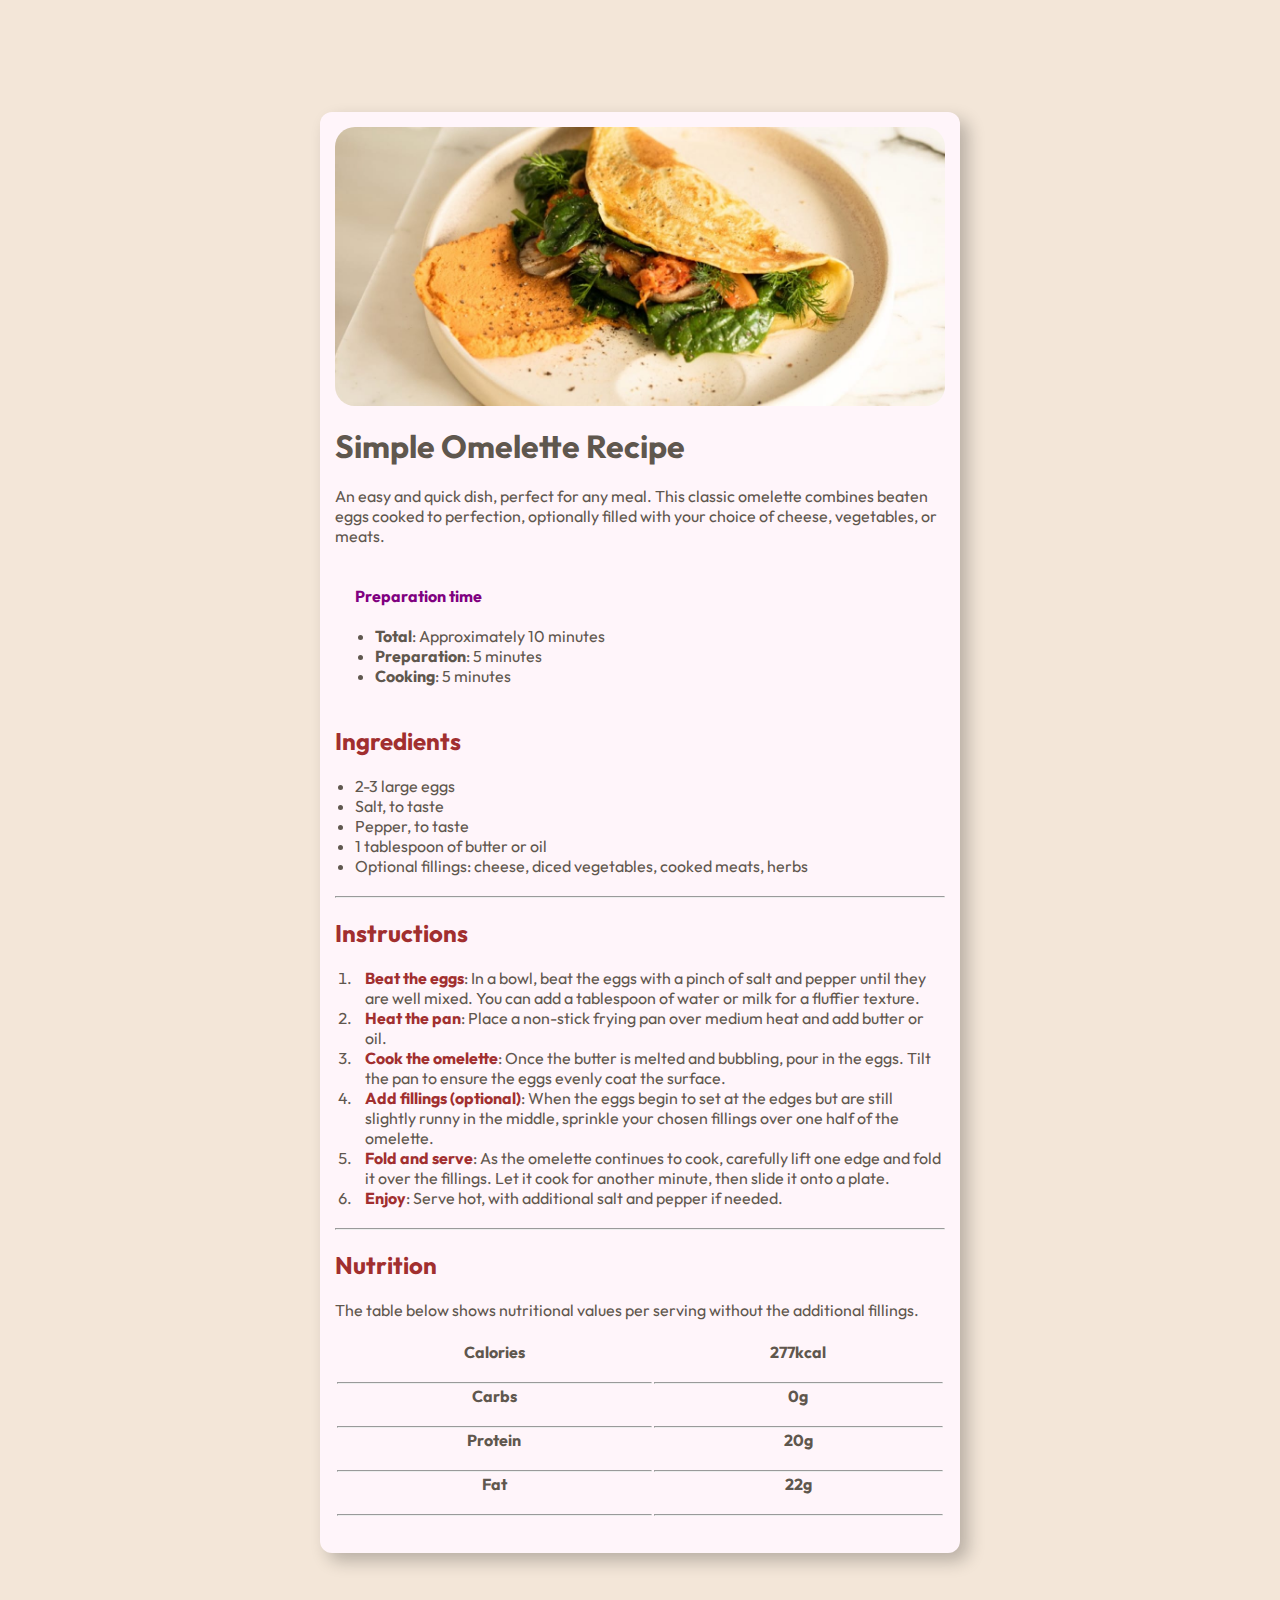
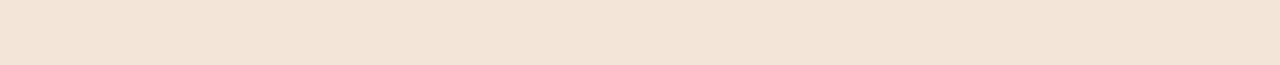
<file: index.html>
<!DOCTYPE html>
<html lang="en">

<head>
  <meta charset="UTF-8">
  <meta name="viewport" content="width=device-width, initial-scale=1.0">

  <link rel="icon" type="image/png" sizes="32x32" href="./assets/images/favicon-32x32.png">

  <title>Frontend Mentor | Recipe page</title>

  <link rel="preconnect" href="https://fonts.googleapis.com">
  <link rel="preconnect" href="https://fonts.gstatic.com" crossorigin>
  <link href="https://fonts.googleapis.com/css2?family=Outfit:wght@100..900&family=Young+Serif&display=swap"
    rel="stylesheet">
  <link rel="stylesheet" href="style.css">

</head>

<body>

  <div class="mainframe">
    <div id="omelette-image"><img src="../assets/images/image-omelette.jpeg" alt="omelette"></div>

    <br>

    <h1>Simple Omelette Recipe</h1>

    <br>

    <p>An easy and quick dish, perfect for any meal. This classic omelette combines beaten eggs cooked
      to perfection, optionally filled with your choice of cheese, vegetables, or meats.</p>

    <br>
    <br>

    <ul class="preparation">
      <li id="Preparation-time">
        <h4>Preparation time</h4><br>
        <ul>
          <li><b>Total</b>: Approximately 10 minutes</li>
          <li><b>Preparation</b>: 5 minutes</li>
          <li><b>Cooking</b>: 5 minutes</li>
        </ul>
      </li>
    </ul>

    <br>
    <br>

    <ul class="Ingredients">
      <li id="Ingredients-list">
        <h2>Ingredients</h2><br>
        <ul>
          <li>2-3 large eggs</li>
          <li>Salt, to taste</li>
          <li>Pepper, to taste</li>
          <li>1 tablespoon of butter or oil</li>
          <li>Optional fillings: cheese, diced vegetables, cooked meats, herbs</li>
        </ul>
      </li>
    </ul>

    <br>
    <hr>
    <br>

    <ul class="instructions">
      <li id="instructions-heading">
        <h2>Instructions</h2><br>
        <ol start="1">
          <li class="instruction"><b>Beat the eggs</b>: In a bowl, beat the eggs with a pinch of salt and pepper until
            they
            are well mixed.
            You can add a tablespoon of water or milk for a fluffier texture.</li>
          <li class="instruction"><b>Heat the pan</b>: Place a non-stick frying pan over medium heat and add butter or
            oil.
          </li>
          <li class="instruction"><b>Cook the omelette</b>: Once the butter is melted and bubbling, pour in the eggs.
            Tilt the pan
            to ensure
            the eggs evenly coat the surface.</li>
          <li class="instruction"><b>Add fillings (optional)</b>: When the eggs begin to set at the edges but are still
            slightly runny in the
            middle, sprinkle your chosen fillings over one half of the omelette.</li>
          <li class="instruction"><b>Fold and serve</b>: As the omelette continues to cook, carefully lift one edge and
            fold it over the
            fillings. Let it cook for another minute, then slide it onto a plate.</li>
          <li class="instruction"><b>Enjoy</b>: Serve hot, with additional salt and pepper if needed.</li>
        </ol>
      </li>
    </ul>

    <br>
    <hr>
    <br>

    <table>
      <h2>Nutrition</h2><br>
      <p>The table below shows nutritional values per serving without the additional fillings.</p><br>
      <tr>
        <th>Calories <br><br><hr></th>
        <th>277kcal <br><br><hr></th>
      </tr>
      <tr>
        <th>Carbs <br><br><hr></th>
        <th>0g <br><br><hr></th>
      </tr>
      <tr>
        <th>Protein <br><br><hr></th>
        <th>20g <br><br><hr></th>
      </tr>
      <tr>
        <th>Fat <br><br><hr></th>
        <th>22g <br><br><hr></th>
      </tr>
    </table>
    <br>
  </div>

</body>

</html>
</file>
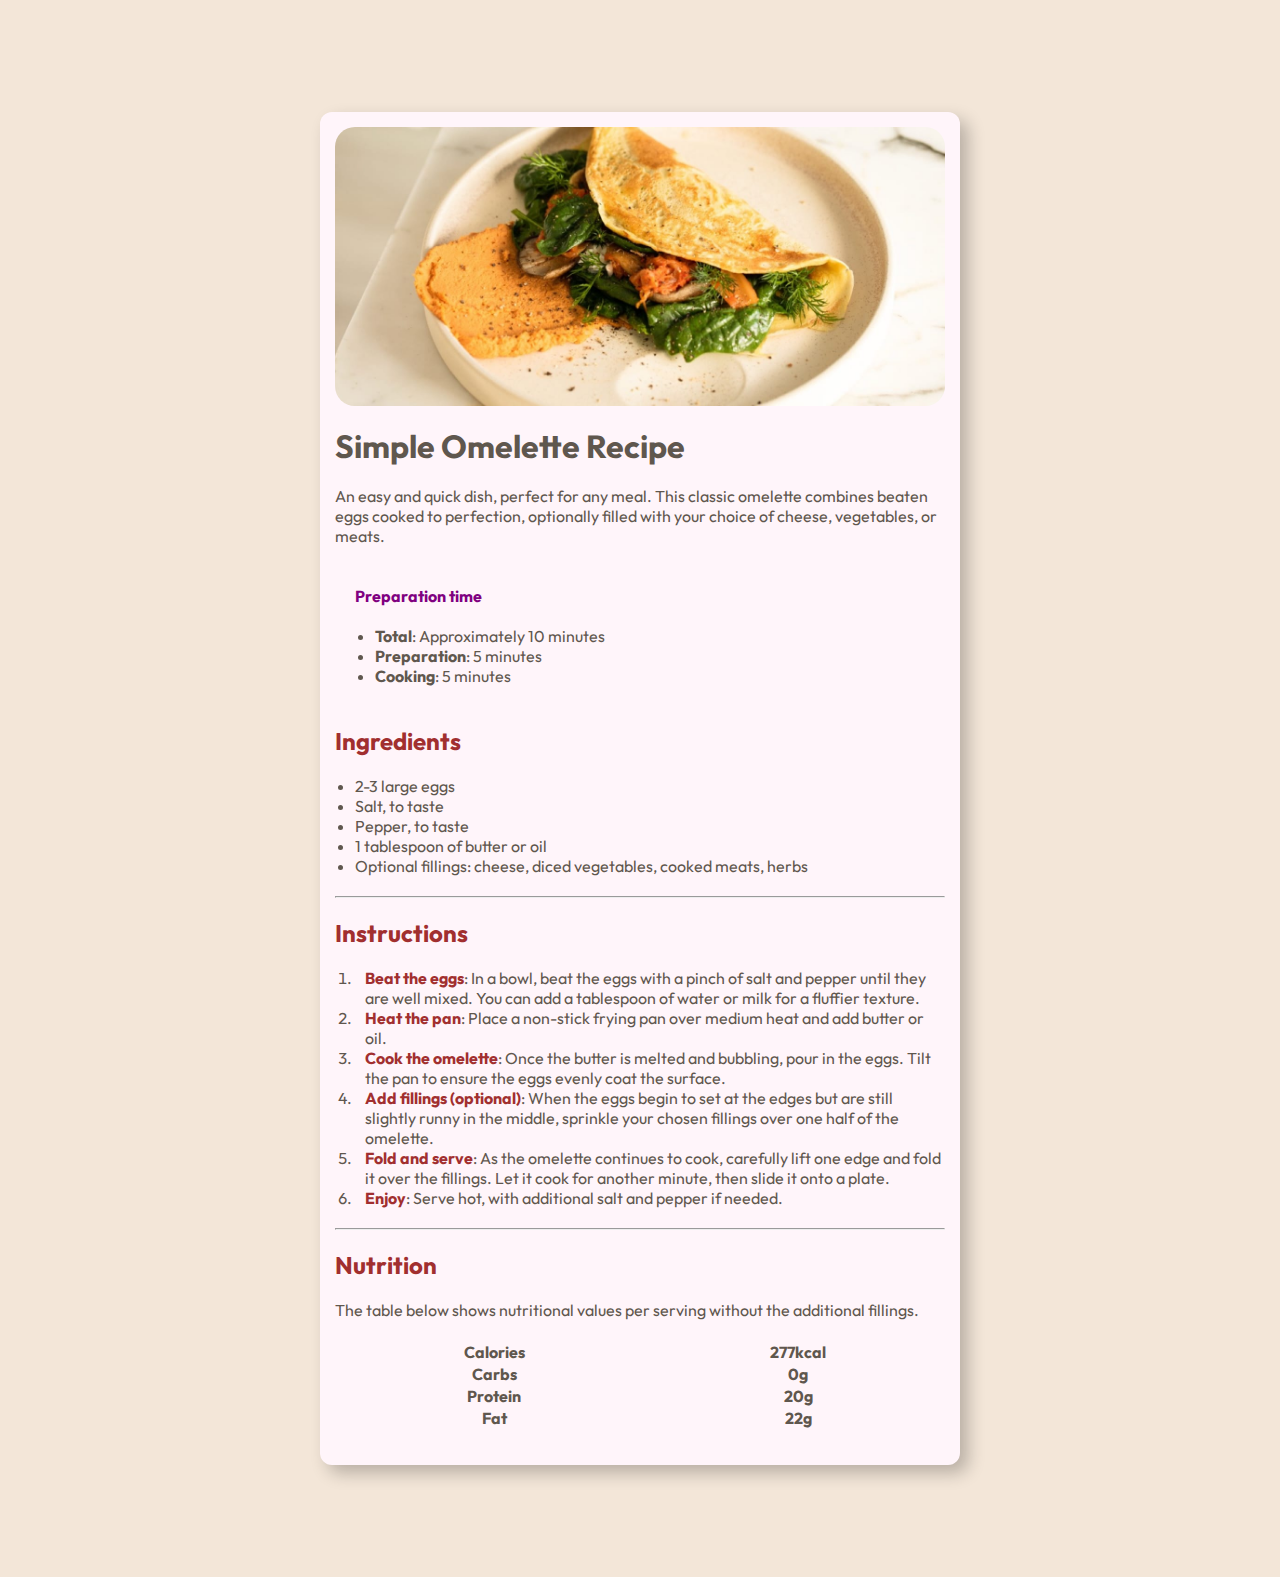
<file: HTML,CSS,JS-solution/index.html>
<!DOCTYPE html>
<html lang="en">

<head>
  <meta charset="UTF-8">
  <meta name="viewport" content="width=device-width, initial-scale=1.0">

  <link rel="icon" type="image/png" sizes="32x32" href="./assets/images/favicon-32x32.png">

  <title>Frontend Mentor | Recipe page</title>

  <link rel="preconnect" href="https://fonts.googleapis.com">
  <link rel="preconnect" href="https://fonts.gstatic.com" crossorigin>
  <link href="https://fonts.googleapis.com/css2?family=Outfit:wght@100..900&family=Young+Serif&display=swap"
    rel="stylesheet">
  <link rel="stylesheet" href="style.css">

</head>

<body>

  <div class="mainframe">
    <div id="omelette-image"><img src="../assets/images/image-omelette.jpeg" alt="omelette"></div>

    <br>

    <h1>Simple Omelette Recipe</h1>

    <br>

    <p>An easy and quick dish, perfect for any meal. This classic omelette combines beaten eggs cooked
      to perfection, optionally filled with your choice of cheese, vegetables, or meats.</p>

    <br>
    <br>

    <ul class="preparation">
      <li id="Preparation-time">
        <h4>Preparation time</h4><br>
        <ul>
          <li><b>Total</b>: Approximately 10 minutes</li>
          <li><b>Preparation</b>: 5 minutes</li>
          <li><b>Cooking</b>: 5 minutes</li>
        </ul>
      </li>
    </ul>

    <br>
    <br>

    <ul class="Ingredients">
      <li id="Ingredients-list">
        <h2>Ingredients</h2><br>
        <ul>
          <li>2-3 large eggs</li>
          <li>Salt, to taste</li>
          <li>Pepper, to taste</li>
          <li>1 tablespoon of butter or oil</li>
          <li>Optional fillings: cheese, diced vegetables, cooked meats, herbs</li>
        </ul>
      </li>
    </ul>

    <br>
    <hr>
    <br>

    <ul class="instructions">
      <li id="instructions-heading">
        <h2>Instructions</h2><br>
        <ol start="1">
          <li class="instruction"><b>Beat the eggs</b>: In a bowl, beat the eggs with a pinch of salt and pepper until
            they
            are well mixed.
            You can add a tablespoon of water or milk for a fluffier texture.</li>
          <li class="instruction"><b>Heat the pan</b>: Place a non-stick frying pan over medium heat and add butter or
            oil.
          </li>
          <li class="instruction"><b>Cook the omelette</b>: Once the butter is melted and bubbling, pour in the eggs.
            Tilt the pan
            to ensure
            the eggs evenly coat the surface.</li>
          <li class="instruction"><b>Add fillings (optional)</b>: When the eggs begin to set at the edges but are still
            slightly runny in the
            middle, sprinkle your chosen fillings over one half of the omelette.</li>
          <li class="instruction"><b>Fold and serve</b>: As the omelette continues to cook, carefully lift one edge and
            fold it over the
            fillings. Let it cook for another minute, then slide it onto a plate.</li>
          <li class="instruction"><b>Enjoy</b>: Serve hot, with additional salt and pepper if needed.</li>
        </ol>
      </li>
    </ul>

    <br>
    <hr>
    <br>

    <table>
      <h2>Nutrition</h2><br>
      <p>The table below shows nutritional values per serving without the additional fillings.</p><br>
      <tr>
        <th>Calories</th>
        <th>277kcal</th>
      </tr>
      <tr>
        <th>Carbs</th>
        <th>0g</th>
      </tr>
      <tr>
        <th>Protein</th>
        <th>20g</th>
      </tr>
      <tr>
        <th>Fat</th>
        <th>22g</th>
      </tr>
    </table>
    <br>
  </div>

</body>

</html>
</file>
<file: style.css>
@import url('https://fonts.googleapis.com/css2?family=Outfit:wght@100..900&family=Young+Serif&display=swap');

:root {
    --white: #ffffff;
    --rose-white: #fff5fa;
    --eggshell: #f3e6d8;
    --light-grey: #e4ded8;
    --wenge-brown: #5f574e;
    --dark-charcoal: #302d2c;
}

* {
    margin: 0;
    padding: 0;
    box-sizing: border-box;
    font-family: Outfit, Young-serif;
    color: var(--wenge-brown);
}

body {
    background-color: var(--eggshell);
}

.mainframe {
    margin: auto;
    display: flex;
    justify-content: center;
    /* align-items: center; */
    flex-direction: column;
    width: 50%;
    padding: 15px;
    margin-top: 7rem;
    margin-bottom: 7rem;
    background-color: var(--rose-white);
    border-radius: 12px;
    box-shadow: 8px 8px 17px rgba(0, 0, 0, 0.244);
}

#omelette-image {
    display: flex;
    justify-content: center;
    align-items: center;
    border-radius: 20px;
    width: 100%;
}

#omelette-image img {
    max-width: 100%;
    max-height: 100%;
    border-radius: inherit;
}

.preparation {
    padding-left: 20px;
}

.preparation h4 {
    color: purple;
}

h2 {
    color: #a12f2f;
}

.preparation #Preparation-time {
    list-style-type: none;
}

.preparation #Preparation-time ul {
    padding-left: 20px;
    list-style: disc;
}

#Ingredients-list {
    list-style-type: none;
}

#Ingredients-list ul {
    padding-left: 20px;
    list-style-type: disc;
}

.instructions {
    list-style-type: decimal;
    /* padding-left: 20px; */
}

.instruction b {
    color: #a12f2f;
}

#instructions-heading {
    list-style-type: none;
}

#instructions-heading .instruction {
    margin-left: 20px;
    padding-left: 10px;
}

@media only screen and (max-width: 500px) {
    .mainframe {
        width: 60%;
    }
}

@media only screen and (max-width: 400px) {
    .mainframe {
        width: 80%;
    }
}

@media only screen and (max-width: 250px) {
    .mainframe {
        width: 100%;
    }
}
</file>
<file: HTML,CSS,JS-solution/style.css>
@import url('https://fonts.googleapis.com/css2?family=Outfit:wght@100..900&family=Young+Serif&display=swap');

:root {
    --white: #ffffff;
    --rose-white: #fff5fa;
    --eggshell: #f3e6d8;
    --light-grey: #e4ded8;
    --wenge-brown: #5f574e;
    --dark-charcoal: #302d2c;
}

* {
    margin: 0;
    padding: 0;
    box-sizing: border-box;
    font-family: Outfit, Young-serif;
    color: var(--wenge-brown);
}

body {
    background-color: var(--eggshell);
}

.mainframe {
    margin: auto;
    display: flex;
    justify-content: center;
    /* align-items: center; */
    flex-direction: column;
    width: 50%;
    padding: 15px;
    margin-top: 7rem;
    margin-bottom: 7rem;
    background-color: var(--rose-white);
    border-radius: 12px;
    box-shadow: 8px 8px 17px rgba(0, 0, 0, 0.244);
}

#omelette-image {
    display: flex;
    justify-content: center;
    align-items: center;
    border-radius: 20px;
    width: 100%;
}

#omelette-image img {
    max-width: 100%;
    max-height: 100%;
    border-radius: inherit;
}

.preparation {
    padding-left: 20px;
}

.preparation h4 {
    color: purple;
}

h2 {
    color: #a12f2f;
}

.preparation #Preparation-time {
    list-style-type: none;
}

.preparation #Preparation-time ul {
    padding-left: 20px;
    list-style: disc;
}

#Ingredients-list {
    list-style-type: none;
}

#Ingredients-list ul {
    padding-left: 20px;
    list-style-type: disc;
}

.instructions {
    list-style-type: decimal;
    /* padding-left: 20px; */
}

.instruction b {
    color: #a12f2f;
}

#instructions-heading {
    list-style-type: none;
}

#instructions-heading .instruction {
    margin-left: 20px;
    padding-left: 10px;
}

@media only screen and (max-width: 500px) {
    .mainframe {
        width: 60%;
    }
}

@media only screen and (max-width: 400px) {
    .mainframe {
        width: 80%;
    }
}

@media only screen and (max-width: 250px) {
    .mainframe {
        width: 100%;
    }
}
</file>
